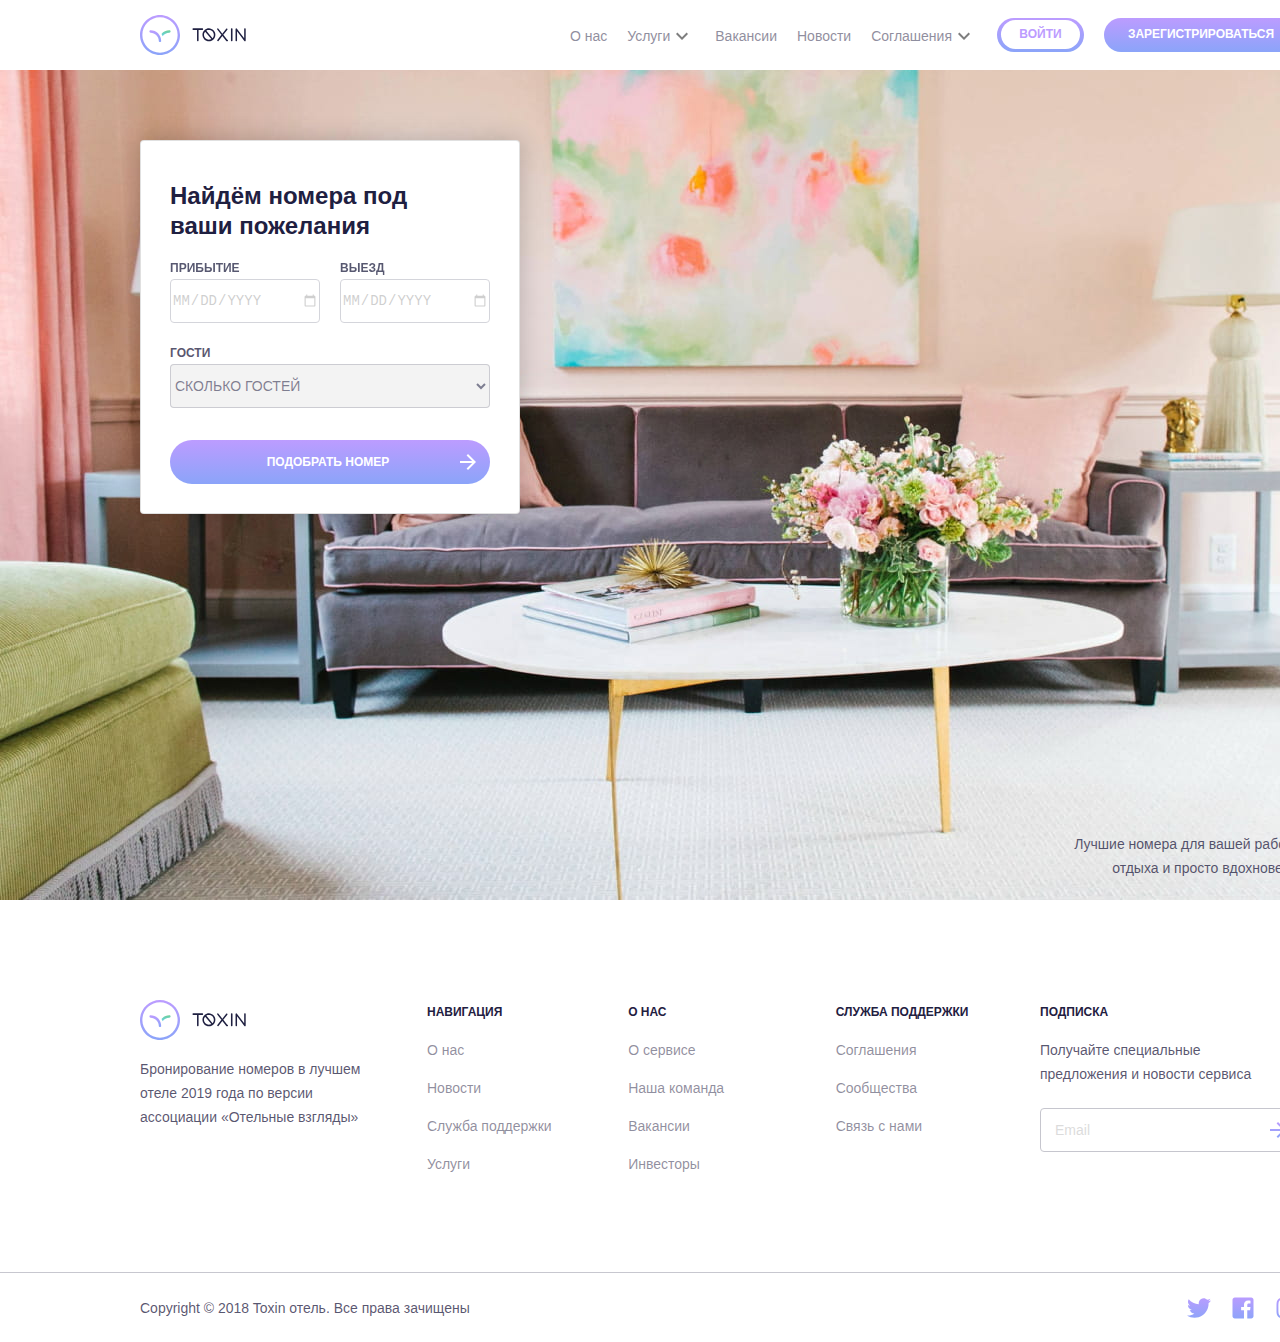
<file: index.html>
<!DOCTYPE html>
<html lang="ru">
<head>
  <meta charset="UTF-8">
  <link rel="icon" href="img/icon.svg" sizes="any" type="image/svg+xml">
  <link href="https://fonts.googleapis.com/css2?family=Quicksand:wght@400;700&display=swap" rel="stylesheet">
  <link href="https://fonts.googleapis.com/css2?family=Montserrat:wght@400;700&display=swap" rel="stylesheet">
  <link rel="stylesheet" href="css/style.css">
  <title>Поиск номера - Toxin</title>
</head>
<body>
<header class="main-header">
  <nav class="main-navigation container">
    <a class="main-header-logo" href="index.html">
      <img src="img/logo.svg" width="106" height="40" alt="Логотип отеля «Токсин»">
    </a>
    <div>
      <ul class="site-navigation">
        <li><a href="#">О нас</a></li>
        <li><a href="#">Услуги<span class="expand_more"></span></a></li>
        <li><a href="#">Вакансии</a></li>
        <li><a href="#">Новости</a></li>
        <li><a href="#">Соглашения<span class="expand_more"></span></a></li>
      </ul>
      <ul class="user-navigation">
        <li><a class="button button-stroke button-signup"><span class="accept-button__inner">Войти</span></a>
        </li>
        <li><a class="button button-reg">Зарегистрироваться</a></li>
      </ul>
    </div>
  </nav>
</header>

<main class="main">
  <h1 class="visually-hidden">Поиск номера в отеле</h1>
  <div class="main-block container">
    <section class="search-room">
      <p class="title-search-room">Найдём номера под<br> ваши пожелания</p>
      <form class="form-search-room" action="https://echo.htmlacademy.ru" method="post">
        <p><label>Прибытие<input type="date"></label></p>
        <p><label>Выезд<input type="date"></label></p>
<!--
        <p class="guests"><label>Гости<input type="text"></label></p>
-->
        <p class="guests"><label>Гости<select>
          <option>Сколько гостей</option>
          <option>Взрослые</option>
          <option>Дети</option>
          <option>Младенцы</option>
          <option>Очистить</option>
          <option>Применить</option>
        </select></label></p>
        <button class="button button-search-room" type="submit">Подобрать номер</button>
      </form>
    </section>
    <p class="phrase-magnet">Лучшие номера для вашей работы,<br> отдыха и просто вдохновения</p>
  </div>
</main>

<footer>
  <section class="main-footer container">
    <div class="logo-footer">
      <a href="index.html"><img src="img/logo.svg" width="106" height="40" alt="Логотип отеля «Токсин»"></a>
      <p>Бронирование номеров в лучшем<br> отеле 2019 года по версии<br> ассоциации «Отельные взгляды»</p>
    </div>
<!--    <div class="container-nav">-->
    <div class="footer-navigation">
      <h3>Навигация</h3>
      <ul>
        <li><a href="#">О нас</a></li>
        <li><a href="#">Новости</a></li>
        <li><a href="#">Служба поддержки</a></li>
        <li><a href="#">Услуги</a></li>
      </ul>
    </div>
    <div class="about-us">
      <h3>О нас</h3>
      <ul>
        <li><a href="#">О сервисе</a></li>
        <li><a href="#">Наша команда</a></li>
        <li><a href="#">Вакансии</a></li>
        <li><a href="#">Инвесторы</a></li>
      </ul>
    </div>
    <div class="support-service">
      <h3>Служба поддержки</h3>
      <ul>
        <li><a href="#">Соглашения</a></li>
        <li><a href="#">Сообщества</a></li>
        <li><a href="#">Связь с нами</a></li>
      </ul>
    </div>
<!--    </div>-->
    <div class="subscription">
      <h3>Подписка</h3>
      <p class="subscription-text">Получайте специальные<br> предложения и новости сервиса</p>
      <form action="https://echo.htmlacademy.ru" method="post">
      <label><input type="email" placeholder="Email"></label>
      <button class="button-sub-email"></button>
      </form>
    </div>
  </section>
  <section class="copyright">
    <p class="copyright-text">Copyright © 2018 Toxin отель. Все права зачищены</p>
    <ul class="social">
      <li><a class="social-twit" href="#"><span class="visually-hidden">Twitter</span></a></li>
      <li><a class="social-fb" href="#"><span class="visually-hidden">Facebook</span></a></li>
      <li><a class="social-inst" href="#"><span class="visually-hidden">Instagram</span></a></li>
    </ul>
  </section>
</footer>
</body>
</html>
</file>
<file: css/style.css>
/*
1. Позиционирование
2. Блочная модель
3. Типографика
4. Оформление
5. Анимация
6. Разное
*/

/* Fonts - start */

@font-face {
    font-family: "Montserrat";
    font-style: normal;
    font-weight: 400;
    src: local("Montserrat"), local("Montserrat-Regular"),
    url("../font/Montserrat/Montserrat-Regular.ttf") format("ttf");
}

@font-face {
    font-family: "Montserrat";
    font-style: normal;
    font-weight: 700;
    src: local("Montserrat"), local("Montserrat-Bold"),
    url("../font/Montserrat/Montserrat-Bold.ttf") format("ttf");
}

@font-face {
    font-family: "Quicksand";
    font-style: normal;
    font-weight: 400;
    src: local("Quicksand"), local("Quicksand-Regular"),
    url("../font/Quicksand/static/Quicksand-Bold.ttf") format("ttf");
}

@font-face {
    font-family: "Quicksand";
    font-style: normal;
    font-weight: 700;
    src: local("Quicksand"), local("Quicksand-Bold"),
    url("../font/Quicksand/static/Quicksand-Bold.ttf") format("ttf");
}

/* Fonts - end */

/*Color - start*/

:root {
    --dark-shade-100: rgba(31, 32, 65, 1);
    --dark-shade-075: rgba(31, 32, 65, 0.75);;
    --dark-shade-050: rgba(31, 32, 65, 0.50);
    --dark-shade-025: rgba(31, 32, 65, 0.25);
    --dark-shade-005: rgba(31, 32, 65, 0.05);

    --purple: #BC9CFF;
    --green: #6FCF97;
}

/*Color - end*/

/* Global style - start*/

*, *:before, *:after {
    box-sizing: border-box
}

body {
    margin: 0 auto;
    padding: 0;

    min-width: 1440px;

    font-family: 'Montserrat', sans-serif;
    font-size: 14px;
    line-height: 24px;
    font-weight: 400;
    color: var(--dark-shade-075);

    background-color: #ffffff;
}

a {
    text-decoration: none;
}

img {
    max-width: 100%;
    height: auto;
}


.visually-hidden:not(:focus):not(:active),
input[type="checkbox"].visually-hidden,
input[type="radio"].visually-hidden {
    position: absolute;

    width: 1px;
    height: 1px;
    margin: -1px;
    border: 0;
    padding: 0;

    white-space: nowrap;

    clip-path: inset(100%);
    clip: rect(0 0 0 0);
    overflow: hidden;
}

.container {
    width: 1200px;
    margin: 0 auto;
    padding: 0 20px;
}

/* Global style - end*/

/* button - start*/

.button {
    display: inline-block;
    width: 99px;
    height: 44px;
    padding: 15px 0;

    font: inherit;
    font-weight: bold;
    font-size: 12px;
    line-height: 15px;
    text-align: center;

    text-transform: uppercase;
    color: #ffffff;

    background: var(--purple) linear-gradient(180deg, #BC9CFF 0%, #8BA4F9 100%);
    border-radius: 22px;
    border: none;
}

.button:hover,
.button:focus {
    opacity: 0.5;
}

.button:active {
    opacity: 0.5;
}

.button.disabled,
.button:disabled {
    cursor: default;
    opacity: 0.1;
}

.button-stroke {
    color: var(--purple);
    /*  border: 2px solid var(--purple);*/
}

/* button - end*/

/* header - start*/

/* nav - start */

.main-header {
    box-shadow: 0 10px 20px rgba(31, 32, 65, 0.05);
}

.main-header-logo {
    padding-top: 15px;
}

.main-navigation {
    height: 70px;
    display: flex;
    justify-content: space-between;
}

.main-navigation div {
    display: flex;
    justify-content: flex-end;
}

.site-navigation {
    display: flex;
    justify-content: space-between;
    padding: 0;
    margin: 0;

    list-style: none;
}

.site-navigation a {
    display: block;
    padding: 24px 10px 22px;

    color: var(--dark-shade-100);
    opacity: 0.5;
}

.expand_more {
    padding: 0 0 0 12px;
    margin-left: 6px;
    margin-right: 7px;

    background-image: url("../img/expand_more-black-24dp.svg");
    background-repeat: no-repeat;
    background-position: center center;
}


.user-navigation {
    display: flex;
    margin-top: 18px;
    padding: 0;

    list-style: none;
}

.user-navigation li {
    padding-left: 10px;
    padding-right: 10px;
}

.site-navigation li {

}

.user-navigation li:last-child {
    padding-right: 0;
}

.site-navigation a:active,
.site-navigation a.active,
.expand_more:active,
.expand_more.active {
    opacity: 0.75;
    font-weight: bold;
    /*
    text-shadow: 0 0 0.5px var(--dark-shade-100), 0 0 0.5px var(--dark-shade-100);
    */
}


.button-signup,
.button-reg {
    padding: 10px 0;
    cursor: pointer;
}

.button-signup {
    width: 87px;
    height: 34px;

    padding-top: 9px;
    padding-bottom: 7px;
}

.accept-button__inner {
    padding: 7px 18px 8px;
    background-color: #ffffff;
    border-radius: 22px;
    /*border: 2px solid transparent;*/
}

.button-reg {
    width: 196px;
    height: 34px;

    padding-right: 2px;
    padding-bottom: 10px;
    padding-top: 9px;
}


/* nav - end */

/*main - start*/

.main {
    height: 830px;

    background: #ffffff url("../img/bg-1.jpg") no-repeat bottom center;
}

.search-room {

    position: absolute;
    width: 380px;
    height: 374px;

    left: 20px;
    top: 70px;

    background: #ffffff;
    border: 1px solid rgba(0, 0, 0, 0.12);
    box-shadow: 0 0 25px rgba(0, 0, 0, 0.2);
    border-radius: 4px;
}

.main .phrase-magnet {
    position: absolute;

    right: 14px;
    top: 748px;

    text-align: right;
    color: var(--dark-shade-075);
}

.main-block {
    position: relative;
}

.title-search-room {
    margin-left: 29px;
    margin-top: 40px;
    margin-bottom: 14px;

    font-weight: bold;
    font-size: 24px;
    line-height: 30px;
    color: var(--dark-shade-100);
}

.form-search-room {
    margin: 0 29px;
    padding: 0;
    display: flex;
    flex-wrap: wrap;
    justify-content: space-between;
}

.form-search-room p {
    margin: 0 0 17px;
    padding: 0;
    width: 150px;
}

.form-search-room label {
    font-weight: bold;
    font-size: 12px;
    line-height: 15px;
    text-transform: uppercase;
    color: var(--dark-shade-100);
    opacity: 0.75;
}

.form-search-room input {
    margin: 0;

    height: 44px;
    width: 150px;

    font-style: normal;
    font-weight: normal;
    font-size: 14px;
    line-height: 18px;
    text-transform: uppercase;

    border: 1px solid var(--dark-shade-100);
    box-sizing: border-box;
    border-radius: 4px;
    opacity: 0.25;
}

.form-search-room input:hover,
.form-search-room input:focus {
    color: var(--dark-shade-075);

    border: 1px solid var(--dark-shade-050);
    opacity: 1;
}




.form-search-room .guests {
    margin-bottom: 32px;
    width: 320px;
}

.guests input {
    width: 320px;
}

.guests select {
    width: 320px;
    margin: 0;

    height: 44px;

    font-style: normal;
    font-weight: normal;
    font-size: 14px;
    line-height: 18px;
    text-transform: uppercase;
    color: var(--dark-shade-075);

    border: 1px solid var(--dark-shade-025);
    box-sizing: border-box;
    border-radius: 4px;
}


.form-search-room select:hover,
.form-search-room select:focus {
    border: 1px solid var(--dark-shade-050);
}

.button-search-room {
    position: relative;
    width: 320px;
    padding-right: 4px;
}

.button-search-room::before {
    content: "";
    position: absolute;
    top: 10px;
    right: 10px;
    width: 24px;
    height: 24px;

    background-image: url(../img/arrow_forward-white-24dp.svg);
    background-repeat: no-repeat;
    background-position: 0 0;
}

/*main - end*/

/*footer - start*/


.main-footer {
    display: flex;
    justify-content: space-between;
    padding-top: 100px;
    height: 372px;
}

.logo-footer p {
    margin-top: 10px;
}

.footer-navigation,
.about-us,
.support-service {
    margin-right: 10px;
    margin-left: 10px;
}

.footer-navigation {
}

.about-us {
    margin-right: 45px;
}

.support-service {
    margin-right: 15px;
}

.main-footer h3 {
    margin-top: 5px;
    margin-bottom: 18px;

    font-weight: bold;
    font-size: 12px;
    line-height: 15px;
    text-transform: uppercase;
    color: var(--dark-shade-100);
}

.main-footer ul {
    list-style: none;
    padding: 0;
    margin: 0;
}

.main-footer li {
    display: block;

    padding: 0;
    margin: 14px 0;
}

.main-footer a {
    color: var(--dark-shade-050);
}

.subscription-text {
    margin-top: 18px;
}

.subscription input {
    width: 260px;
    height: 44px;

    margin-top: 8px;

    font-family: Montserrat, sans-serif;
    font-weight: normal;
    font-size: 14px;
    line-height: 24px;
    color: var(--dark-shade-100);

    border: 1px solid var(--dark-shade-100);
    box-sizing: border-box;
    border-radius: 4px;
    padding: 14px;
    opacity: 0.25;
}

.subscription input:hover,
.subscription input:focus {
    color: var(--dark-shade-075);

    border: 1px solid var(--dark-shade-050);
    opacity: 1;
}

.subscription label,
.subscription form {
    position: relative;
}


/*.subscription label::before {
    content: "";
    position: absolute;
    top: -3px;
    right: 10px;
    width: 24px;
    height: 24px;

    background-image: url(../img/arrow_forward-pink-grid-24dp.svg);
    background-repeat: no-repeat;
    background-position: 0 0;
}*/

.button-sub-email {
    position: absolute;
    top: 18px;
    right: 10px;
    width: 24px;
    height: 24px;

    padding: 0;
    margin: 0;

    background-color: transparent;
    background-image: url(../img/arrow_forward-pink-grid-24dp.svg);
    background-repeat: no-repeat;
    background-position: 0 0;
    border: none;

    cursor: pointer;
}


/* copyright - start */

.copyright {
    display: flex;
    justify-content: space-between;
    height: 70px;
    width: 1440px;
    margin: 0 auto;
    padding: 0 140px;

    border-top: 1px solid var(--dark-shade-025);
}

.copyright-text {
    margin: 23px 0 0;
    padding: 0;
}

.social {
    display: flex;
    flex-wrap: wrap;
    padding: 0;
    margin: 23px 1px 0 0;

    list-style: none;
}

.social a {
    background-position: center center;
    background-repeat: no-repeat;
    display: flex;
    align-items: center;
    justify-content: center;
    width: 24px;
    height: 24px;

    margin-left: 20px;
    margin-right: 0;
}

.social-twit {
    background-image: url("../img/twitter.svg");
}

.social-fb {
    background-image: url("../img/facebook.svg");
}

.social-inst {
    background-image: url("../img/instagram.svg");
}

/* copyright - end */

/*footer - end*/
</file>
